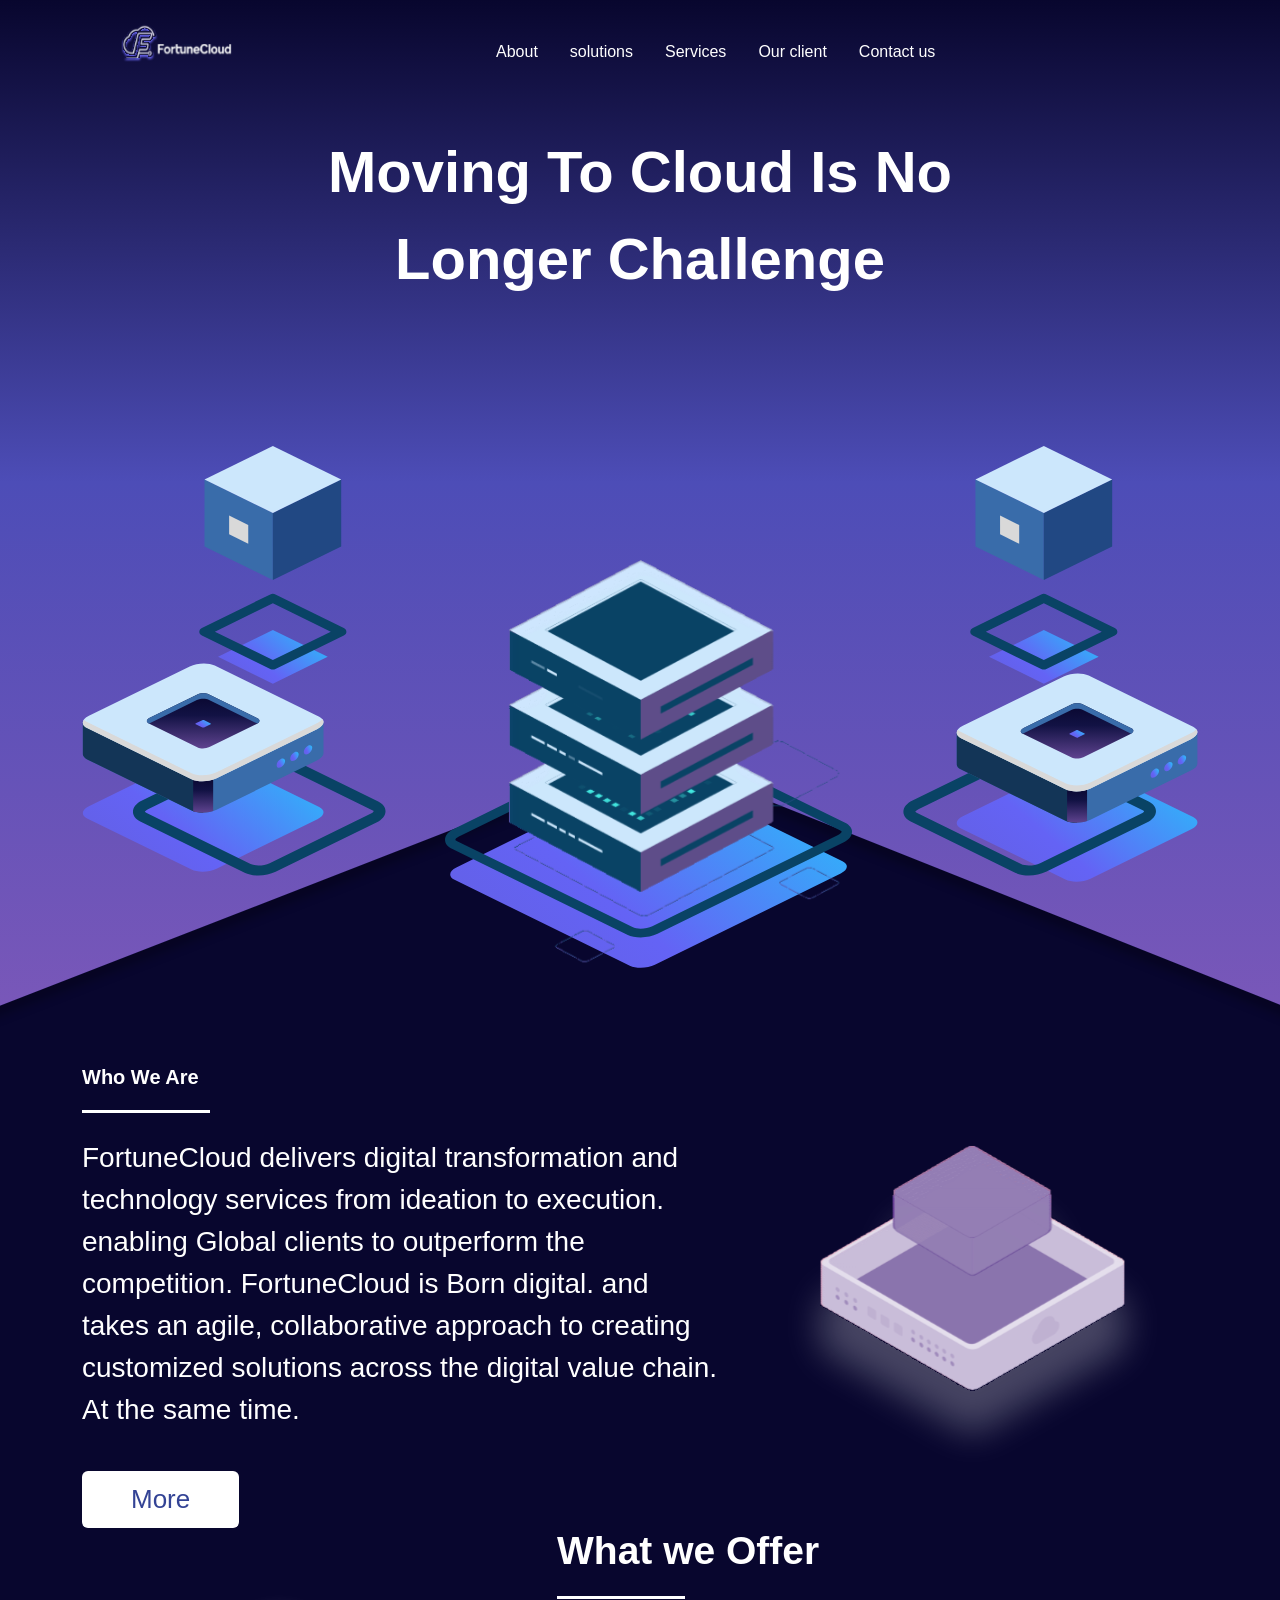
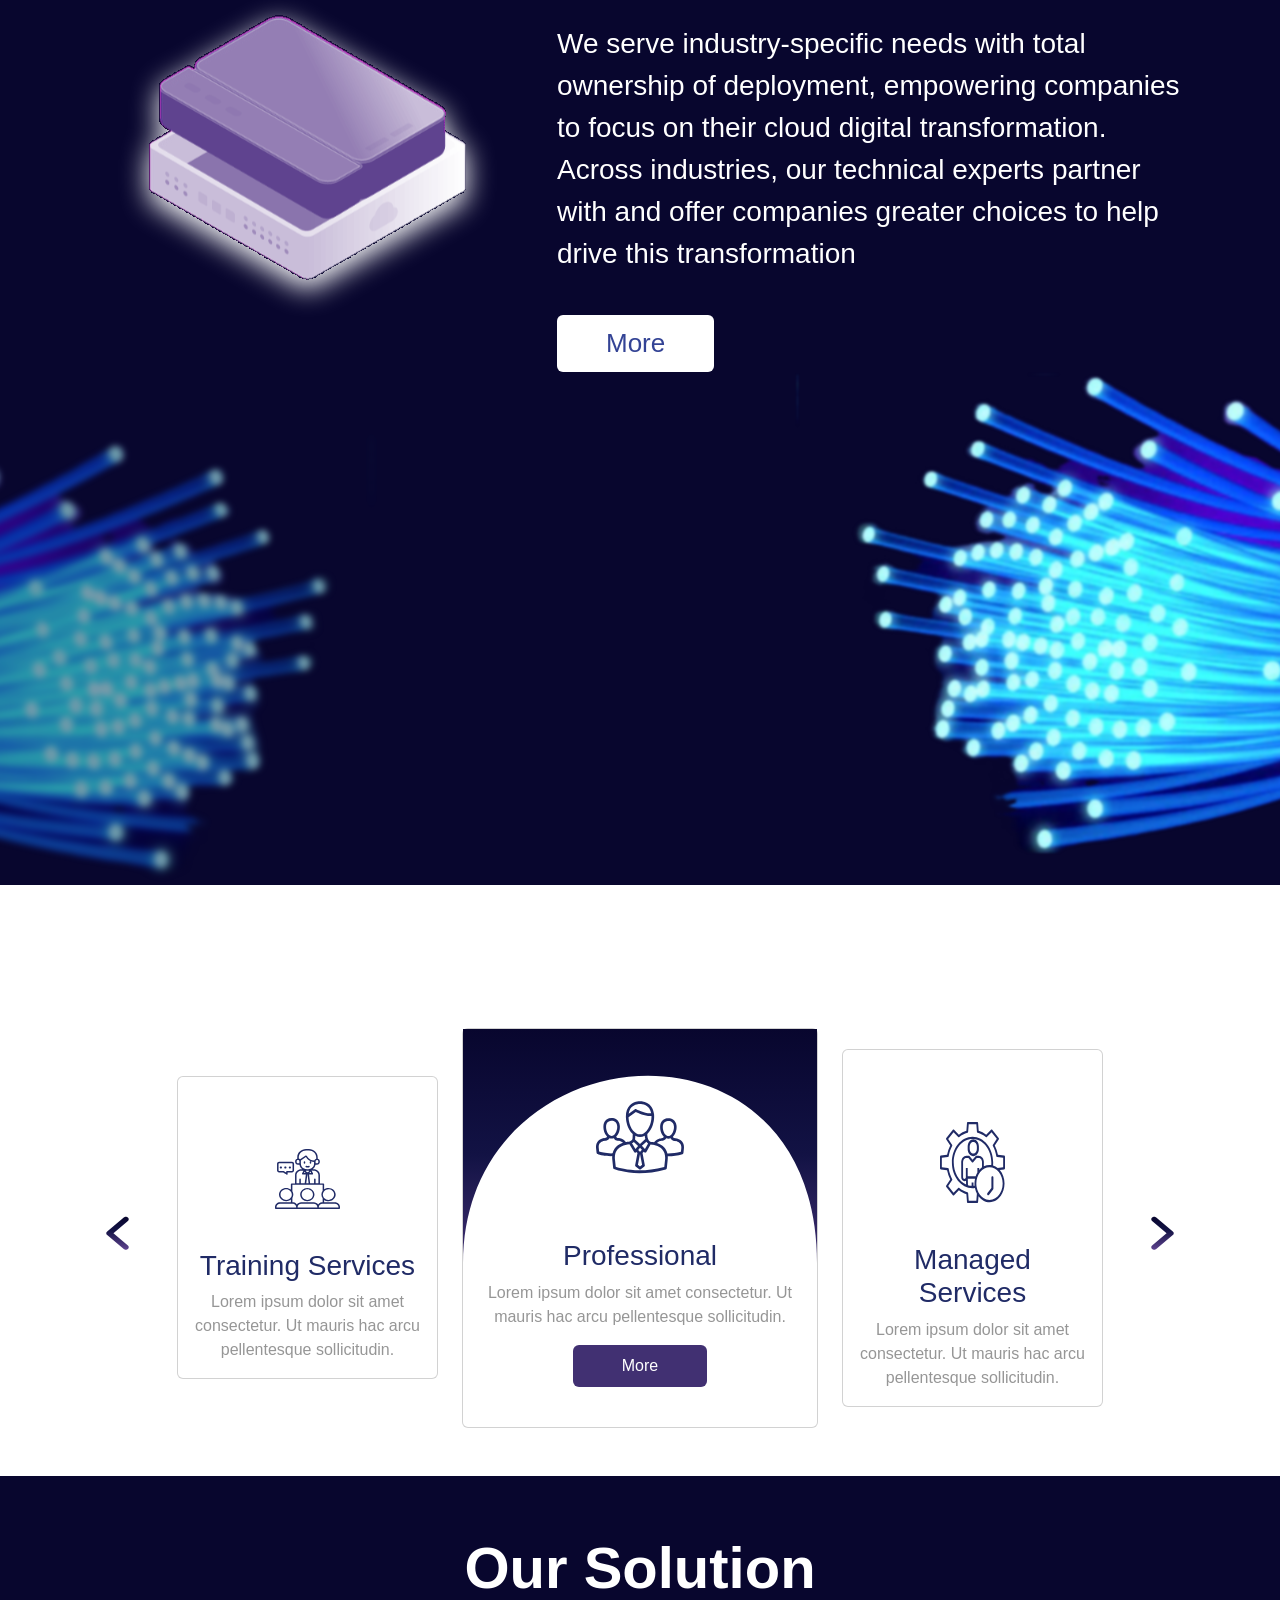
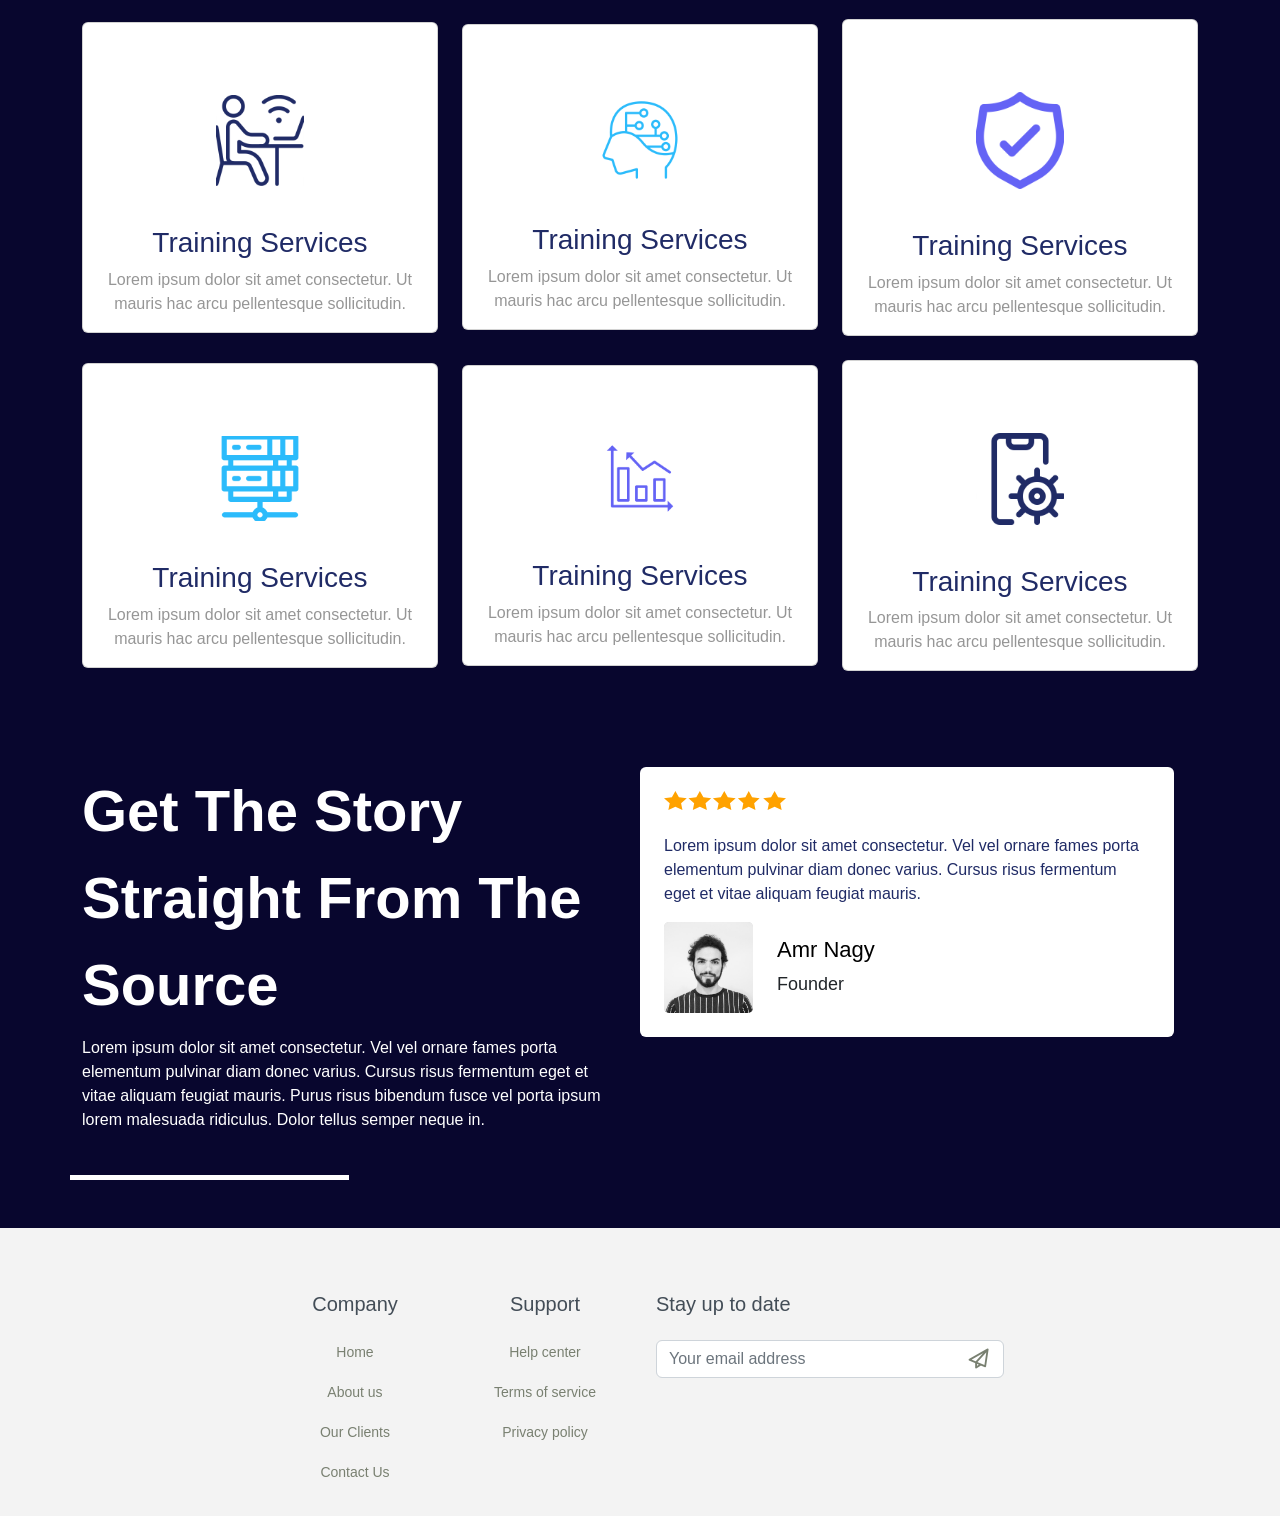
<file: index.html>
<!DOCTYPE html>
<html lang="en">
<head>
    <meta charset="UTF-8">
    <meta name="viewport" content="width=device-width, initial-scale=1.0">
    <link rel="stylesheet" href="css/all.min.css">
    <link rel="stylesheet" href="css/bootstrap.min.css">
    <link href="https://fonts.googleapis.com/css?family=Poppins:200,300,400,500,600,700,800" rel="stylesheet">
    <link rel="stylesheet" href="css/style.css">
    <title>Document</title>
</head>
<body>
    <div id="landing">
        <div class="bg">
          <nav class="navbar navbar-expand-md bg-transparent">
            <div class="container ">
              <img src="images/Group 70.svg" class="logo" alt="" />
              <button
                class="navbar-toggler d-md-none"
                type="button"
                data-bs-toggle="collapse"
                data-bs-target="#collapsibleNavId"
                aria-controls="collapsibleNavId"
                aria-expanded="false"
                aria-label="Toggle navigation"
              >
                <span class="navbar-toggler-icon"></span>
              </button>
              <div class="collapse navbar-collapse justify-content-center" id="collapsibleNavId">
                <ul class="navbar-nav mt-2 mt-lg-0 pt-4 d-flex justify-content-center align-items-center flex-column flex-md-row">
                  <li class="nav-item">
                    <a class="nav-link active me-3" href="#" aria-current="page"
                      >About
                    </a>
                  </li>
                  <li class="nav-item">
                    <a class="nav-link active me-3" href="#" aria-current="page"
                      >solutions</a
                    >
                  </li>
                  <li class="nav-item">
                    <a class="nav-link active me-3" href="#" aria-current="page"
                      >Services</a
                    >
                  </li>
                  <li class="nav-item">
                    <a class="nav-link active me-3" href="#" aria-current="page"
                      >Our client</a
                    >
                  </li>
                  <li class="nav-item">
                    <a class="nav-link active me-3" href="./contact.html" aria-current="page"
                      >Contact us</a
                    >
                  </li>
                </ul>
              </div>
            </div>
          </nav>
          <div
            class="container d-flex justify-content-center align-items-center flex-coloumn mt-5"
          >
            <h3>
              Moving To Cloud Is No <br />
              Longer Challenge
            </h3>
          </div>
          <div
            class="container d-flex justify-content-center align-items-center flex-coloumn mt-5"
          >
            <img src="images/Group 1.svg" class="w-100" alt="" />
          </div>
        </div>
        <div class="sec2 container">
          <div class="row">
            <div class="col-md-7">
              <h5 class="fw-semibold position-relative pb-4 mb-4">Who We Are</h5>
              <p>
                FortuneCloud delivers digital transformation and technology services
                from ideation to execution. enabling Global clients to outperform the
                competition. FortuneCloud is Born digital. and takes an agile,
                collaborative approach to creating customized solutions across the
                digital value chain. At the same time.
              </p>
              <button class="btn btn-bg px-5 py-2 mt-4">More</button>
            </div>
            <div class="col-md-5 d-flex justify-content-center align-items-center">
              <img
                src="images/vps-servers-wIaSYbMlMa.svg"
                class="w-100"
                alt=""
              />
            </div>
          </div>
        </div>
        <div class="sec3 container">
          <div class="row">
            <div class="col-md-5 d-flex justify-content-center align-items-center">
              <img
                src="images/vps-servers-CL4Yt55BOZ.svg"
                class="w-100"
                alt=""
              />
            </div>
            <div class="col-md-7">
              <h5 class="fw-semibold position-relative pb-4 mb-4">What we Offer</h5>
              <p>
                We serve industry-specific needs with total ownership of deployment,
                empowering companies to focus on their cloud digital transformation.
                Across industries, our technical experts partner with and offer
                companies greater choices to help drive this transformation
              </p>
              <button class="btn btn-bg px-5 py-2 mt-4">More</button>
            </div>
          </div>
        </div>
        <div class="sec4"></div>
        <div class="sec5 py-5">
          <div class="container">
            <h3>Our service</h3>
            <div class="row align-content-center position-relative">
              <div class="col-1 d-flex justify-content-center align-items-center">
                <img src="images/left Arrow.svg" class="w-100" alt="" />
              </div>
              <div class="col-3 d-flex align-items-center">
                <div class="card d-flex justify-content-center">
                  <div class="w-100 d-flex justify-content-center py-4">
                    <img
                      src="images/Frame 104.svg"
                      class="w-25 mt-5"
                      alt="..."
                    />
                  </div>
                  <div
                    class="card-body d-flex justify-content-center align-items-center flex-column"
                  >
                    <h5 class="card-title">Training Services</h5>
                    <p class="card-text">
                      Lorem ipsum dolor sit amet consectetur. Ut mauris hac arcu
                      pellentesque sollicitudin.
                    </p>
                  </div>
                </div>
              </div>
              <div class="col-4">
                <div class="card d-flex justify-content-center active">
                  <div
                    class="w-100 d-flex justify-content-center align-items-end py-4 position-relative"
                  >
                    <img
                      src="images/Rectangle 621.svg"
                      class="fixed-img"
                      alt=""
                    />
                    <img
                      src="images/Frame 105.svg"
                      class="w-25 mt-5"
                      alt="..."
                    />
                  </div>
                  <div
                    class="card-body d-flex justify-content-center align-items-center flex-column"
                  >
                    <h5 class="card-title">Professional</h5>
                    <p class="card-text">
                      Lorem ipsum dolor sit amet consectetur. Ut mauris hac arcu
                      pellentesque sollicitudin.
                    </p>
                    <button class="btn btn-bg py-2 px-5">More</button>
                  </div>
                </div>
              </div>
              <div class="col-3 d-flex align-items-center">
                <div class="card d-flex justify-content-center">
                  <div class="w-100 d-flex justify-content-center py-4">
                    <img
                      src="images/Frame 106.svg"
                      class="w-25 mt-5"
                      alt="..."
                    />
                  </div>
                  <div
                    class="card-body d-flex justify-content-center align-items-center flex-column"
                  >
                    <h5 class="card-title">Managed Services</h5>
                    <p class="card-text">
                      Lorem ipsum dolor sit amet consectetur. Ut mauris hac arcu
                      pellentesque sollicitudin.
                    </p>
                  </div>
                </div>
              </div>
              <div class="col-1 d-flex justify-content-center align-items-center">
                <img src="images/Right Arrow.svg" class="w-100" alt="" />
              </div>
            </div>
          </div>
        </div>
        <div class="sec6 py-5">
          <div class="container">
            <h3>Our Solution</h3>
            <div class="row g-4 align-content-center position-relative">
              <div class="col-4 d-flex align-items-center">
                <div class="card d-flex justify-content-center">
                  <div class="w-100 d-flex justify-content-center py-4">
                    <img
                      src="images/7830705_office_work_wireless_icon 1.svg"
                      class="w-25 mt-5"
                      alt="..."
                    />
                  </div>
                  <div
                    class="card-body d-flex justify-content-center align-items-center flex-column"
                  >
                    <h5 class="card-title">Training Services</h5>
                    <p class="card-text text-center">
                      Lorem ipsum dolor sit amet consectetur. Ut mauris hac arcu
                      pellentesque sollicitudin.
                    </p>
                  </div>
                </div>
              </div>
              <div class="col-4 d-flex align-items-center">
                <div class="card d-flex justify-content-center">
                  <div class="w-100 d-flex justify-content-center py-4">
                    <img
                      src="images/7397428_artificial intelligence_ai_brain_cyborg_technology_icon (1) 1.svg"
                      class="w-25 mt-5"
                      alt="..."
                    />
                  </div>
                  <div
                    class="card-body d-flex justify-content-center align-items-center flex-column"
                  >
                    <h5 class="card-title">Training Services</h5>
                    <p class="card-text text-center">
                      Lorem ipsum dolor sit amet consectetur. Ut mauris hac arcu
                      pellentesque sollicitudin.
                    </p>
                  </div>
                </div>
              </div>
              <div class="col-4 d-flex align-items-center">
                <div class="card d-flex justify-content-center">
                  <div class="w-100 d-flex justify-content-center py-4">
                    <img
                      src="images/9004687_shield_security_safety_secure_protect_icon 1.svg"
                      class="w-25 mt-5"
                      alt="..."
                    />
                  </div>
                  <div
                    class="card-body d-flex justify-content-center align-items-center flex-column"
                  >
                    <h5 class="card-title">Training Services</h5>
                    <p class="card-text text-center">
                      Lorem ipsum dolor sit amet consectetur. Ut mauris hac arcu
                      pellentesque sollicitudin.
                    </p>
                  </div>
                </div>
              </div>
              <div class="col-4 d-flex align-items-center">
                <div class="card d-flex justify-content-center">
                  <div class="w-100 d-flex justify-content-center py-4">
                    <img
                      src="images/7106327_data_hosting_cloud_server_infographic_icon 1.svg"
                      class="w-25 mt-5"
                      alt="..."
                    />
                  </div>
                  <div
                    class="card-body d-flex justify-content-center align-items-center flex-column"
                  >
                    <h5 class="card-title">Training Services</h5>
                    <p class="card-text text-center">
                      Lorem ipsum dolor sit amet consectetur. Ut mauris hac arcu
                      pellentesque sollicitudin.
                    </p>
                  </div>
                </div>
              </div>
              <div class="col-4 d-flex align-items-center">
                <div class="card d-flex justify-content-center">
                  <div class="w-100 d-flex justify-content-center py-4">
                    <img
                      src="images/4366618_bussines_growth_management_office_icon 1.svg"
                      class="w-25 mt-5"
                      alt="..."
                    />
                  </div>
                  <div
                    class="card-body d-flex justify-content-center align-items-center flex-column"
                  >
                    <h5 class="card-title">Training Services</h5>
                    <p class="card-text text-center">
                      Lorem ipsum dolor sit amet consectetur. Ut mauris hac arcu
                      pellentesque sollicitudin.
                    </p>
                  </div>
                </div>
              </div>
              <div class="col-4 d-flex align-items-center">
                <div class="card d-flex justify-content-center">
                  <div class="w-100 d-flex justify-content-center py-4">
                    <img
                      src="images/4243307_basic_phone_app_ux_icon (1) 1.svg"
                      class="w-25 mt-5"
                      alt="..."
                    />
                  </div>
                  <div
                    class="card-body d-flex justify-content-center align-items-center flex-column"
                  >
                    <h5 class="card-title">Training Services</h5>
                    <p class="card-text text-center">
                      Lorem ipsum dolor sit amet consectetur. Ut mauris hac arcu
                      pellentesque sollicitudin.
                    </p>
                  </div>
                </div>
              </div>
            </div>
          </div>
        </div>
        <div class="sec7 py-5">
          <div class="container">
            <div class="row g-4 w-100">
              <div class="col-md-6 position-relative line">
                <div class="col_1">
                  <h3 class="text-start">Get The Story Straight From The Source</h3>
                  <p class="mb-5 text-start">
                    Lorem ipsum dolor sit amet consectetur. Vel vel ornare fames porta
                    elementum pulvinar diam donec varius. Cursus risus fermentum eget
                    et vitae aliquam feugiat mauris. Purus risus bibendum fusce vel
                    porta ipsum lorem malesuada ridiculus. Dolor tellus semper neque
                    in.
                  </p>
                </div>
              </div>
              <div class="col-md-6 col_2">
                <div class="card border-0 p-4">
                  <img src="images/Group 198.svg" class="w-25" alt="" />
                  <p class="text-start pt-4">
                    Lorem ipsum dolor sit amet consectetur. Vel vel ornare fames porta
                    elementum pulvinar diam donec varius. Cursus risus fermentum eget
                    et vitae aliquam feugiat mauris.
                  </p>
                  <div class="d-flex">
                    <img src="images/Rectangle 626.svg" class="" alt="" />
                    <div class="d-flex ms-4 flex-column justify-content-center">
                      <h6 class="text-black">Amr Nagy</h6>
                      <span>Founder</span>
                    </div>
                  </div>
                </div>
              </div>
            </div>
          </div>
        </div>
      </div>
      <footer class="pt-5">
        <div class="container">
          <div class="row g-4">
            <div class="offset-md-2 col-md-2 p-3">
              <div
                class="card border-0 d-flex flex-column justify-content-center align-items-center"
              >
                <h4 class="color1 fs-5 fw-500 mb-4 sm-center">Company</h4>
                <div
                  class="card-body p-0 d-flex flex-column justify-content-center align-items-center"
                >
                  <p class="fw-400 sm-center">
                    <a href="#" class="text-decoration-none color7">Home</a>
                  </p>
                  <p class="fw-400 sm-center">
                    <a routerLink="/about-us" class="text-decoration-none color7"
                      >About us</a
                    >
                  </p>
                  <p class="fw-400 sm-center">
                    <a href="#" class="text-decoration-none color7">Our Clients</a>
                  </p>
                  <p class="fw-400 sm-center">
                    <a routerLink="/contact-us" class="text-decoration-none color7"
                      >Contact Us</a
                    >
                  </p>
                </div>
              </div>
            </div>
            <div class="col-md-2 p-3">
              <div
                class="card border-0 d-flex flex-column justify-content-center align-items-center"
              >
                <h4 class="color1 fs-5 fw-500 mb-4 sm-center">Support</h4>
                <div
                  class="card-body p-0 d-flex flex-column justify-content-center align-items-center"
                >
                  <p class="fw-400 sm-center">
                    <a href="#" class="text-decoration-none color7">Help center</a>
                  </p>
                  <p class="fw-400 sm-center">
                    <a routerLink="/terms" class="text-decoration-none color7"
                      >Terms of service</a
                    >
                  </p>
                  <p class="fw-400 sm-center">
                    <a routerLink="/privacy" class="text-decoration-none color7"
                      >Privacy policy</a
                    >
                  </p>
                </div>
              </div>
            </div>
            <div class="col-md-4 p-3">
              <div class="card border-0 h-100">
                <div>
                  <h4 class="color1 fs-5 fw-500 mb-4 sm-center">Stay up to date</h4>
                  <div class="form position-relative">
                    <a href="#">
                      <i class="fa-regular fa-paper-plane icon2 color2"></i>
                    </a>
                    <input
                      type="text"
                      class="form-control"
                      placeholder="Your email address"
                    />
                  </div>
                </div>
                <!-- <div class="card-body d-flex justify-content-evenly align-items-end">
                  <div
                    class="icon d-flex justify-content-center align-items-center"
                  >
                    <a href="#" class="text-decoration-none">
                      <i class="fa-brands fa-twitter fa-2x text-white"></i>
                    </a>
                  </div>
                  <div
                    class="icon d-flex justify-content-center align-items-center"
                  >
                    <a href="#" class="text-decoration-none">
                      <i class="fa-brands fa-linkedin fa-2x text-white"></i>
                    </a>
                  </div>
                  <div
                    class="icon d-flex justify-content-center align-items-center"
                  >
                    <a href="#" class="text-decoration-none">
                      <i class="fa-brands fa-snapchat fa-2x text-white"></i>
                    </a>
                  </div>
                  <div
                    class="icon d-flex justify-content-center align-items-center"
                  >
                    <a href="#" class="text-decoration-none">
                      <i class="fa-brands fa-instagram fa-2x text-white"></i>
                    </a>
                  </div>
                  <div
                    class="icon d-flex justify-content-center align-items-center"
                  >
                    <a href="#" class="text-decoration-none">
                      <i class="fa-brands fa-youtube fa-2x text-white"></i>
                    </a>
                  </div>
                </div> -->
              </div>
            </div>
            <div class="col-md-1"></div>
          </div>
        </div>
      </footer>
      
    <script src="js/bootstrap.bundle.min.js"></script>
</body>
</html>
</file>
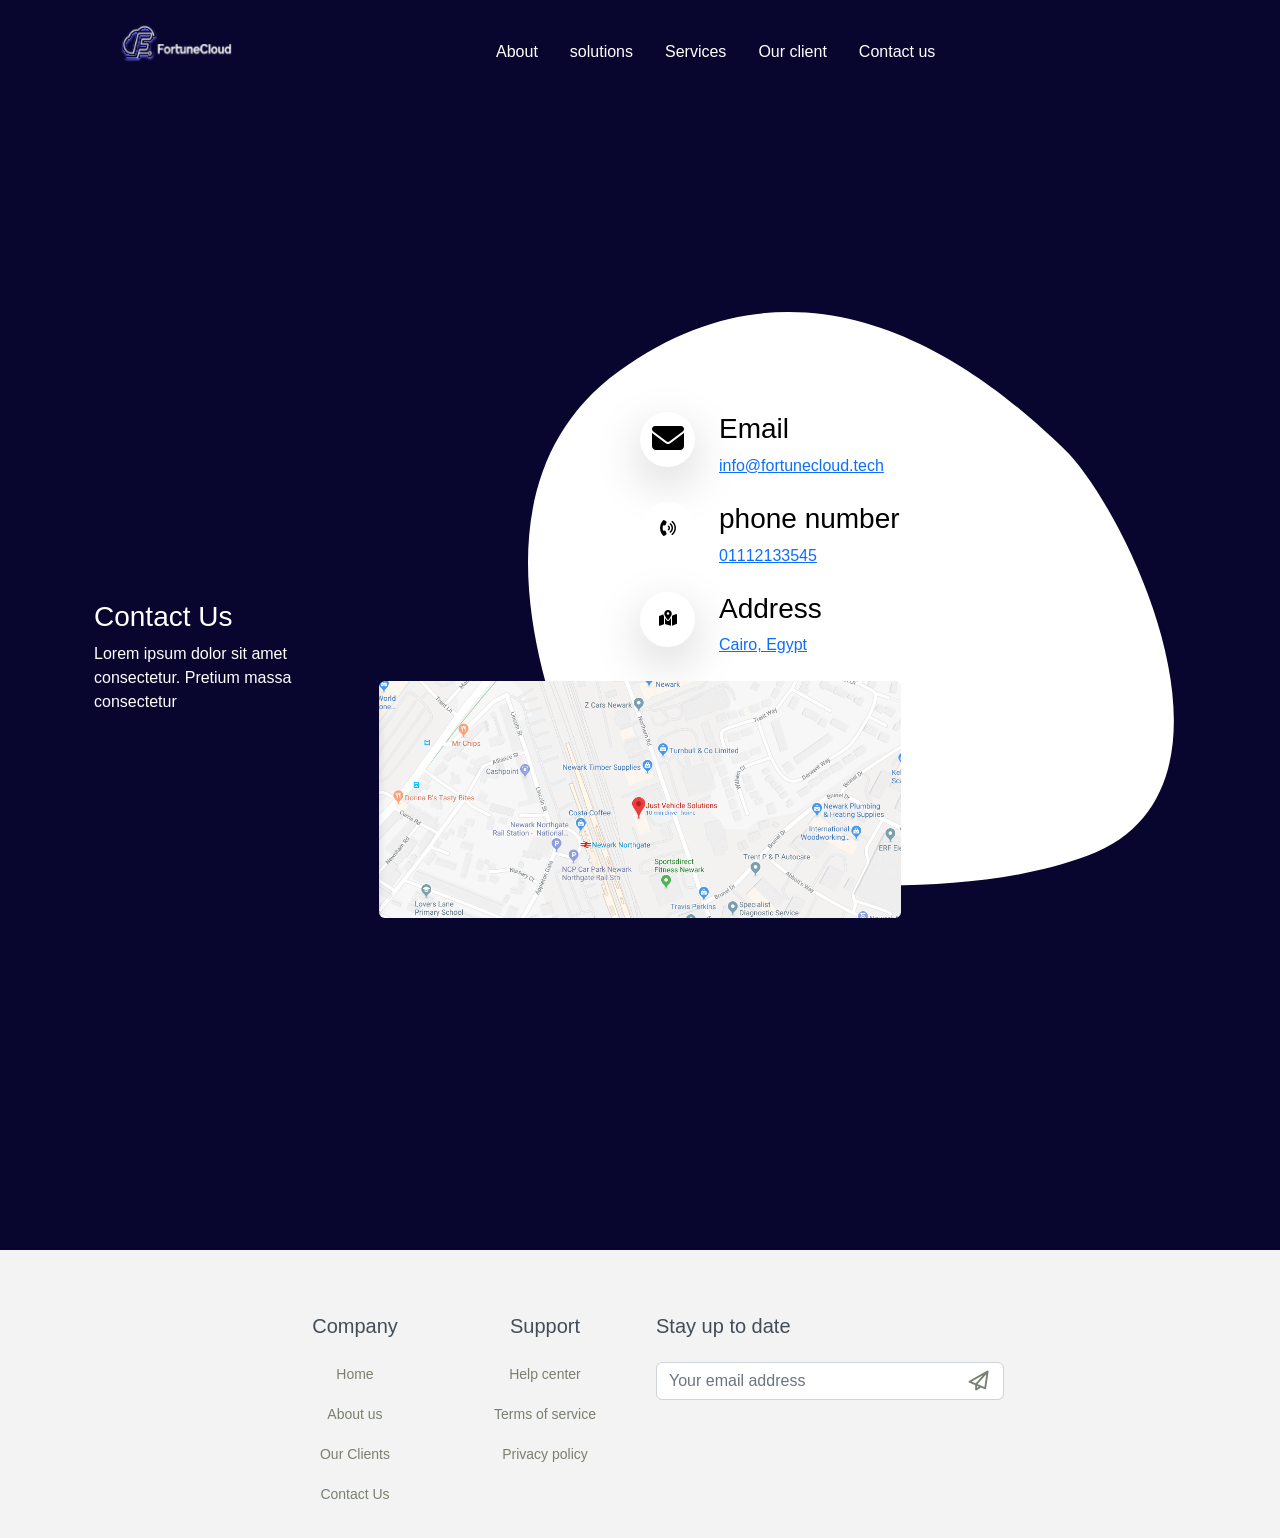
<file: contact.html>
<!DOCTYPE html>
<html lang="en">
<head>
    <meta charset="UTF-8">
    <meta name="viewport" content="width=device-width, initial-scale=1.0">
    <link rel="stylesheet" href="css/all.min.css">
    <link rel="stylesheet" href="css/bootstrap.min.css">
    <link href="https://fonts.googleapis.com/css?family=Poppins:200,300,400,500,600,700,800" rel="stylesheet">
    <link rel="stylesheet" href="css/style.css">
    <title>Document</title>
</head>
<body>
    <nav class="navbar navbar-expand-md bg-transparent">
        <div class="container">
          <img src=" images/Group 70.svg" class="logo" alt="" />
          <button
            class="navbar-toggler d-md-none"
            type="button"
            data-bs-toggle="collapse"
            data-bs-target="#collapsibleNavId"
            aria-controls="collapsibleNavId"
            aria-expanded="false"
            aria-label="Toggle navigation"
          >
            <span class="navbar-toggler-icon"></span>
          </button>
          <div
            class="collapse navbar-collapse justify-content-center"
            id="collapsibleNavId"
          >
            <ul
              class="navbar-nav mt-2 mt-lg-0 pt-4 d-flex justify-content-center align-items-center flex-column flex-md-row"
            >
              <li class="nav-item">
                <a class="nav-link active me-3" href="#" aria-current="page"
                  >About
                </a>
              </li>
              <li class="nav-item">
                <a class="nav-link active me-3" href="#" aria-current="page"
                  >solutions</a
                >
              </li>
              <li class="nav-item">
                <a class="nav-link active me-3" href="#" aria-current="page"
                  >Services</a
                >
              </li>
              <li class="nav-item">
                <a class="nav-link active me-3" href="#" aria-current="page"
                  >Our client</a
                >
              </li>
              <li class="nav-item">
                <a class="nav-link active me-3" href="#" aria-current="page"
                  >Contact us</a
                >
              </li>
            </ul>
          </div>
        </div>
      </nav>
      <div class="container">
        <div
          id="contact"
          class="container d-flex justify-content-center align-items-start flex-column"
        >
          <div class="row gy-5 w-100">
            <div class="col-md-6 d-flex justify-content-center align-items-start flex-column">
              <h3 class="text-start">Contact Us</h3>
              <p class="w-50">Lorem ipsum dolor sit amet consectetur. Pretium massa consectetur</p>
            </div>
            <div class="col-md-6  position-relative">
              <div class="bg-img">
                  <img src=" images/Rectangle-627.svg" class="w-100"  alt="" />
              </div>
              <div class="d-flex">
                <div class="icon shadow-lg">
                  <a href=""
                    ><i class="fa-solid fa-2x p-0 m-0 fa-envelope text-black"></i
                  ></a>
                </div>
                <div
                  class="d-flex flex-column justify-content-center align-items-start"
                >
                  <h3 class="ps-4 text-black">Email</h3>
                  <a href="" class="ps-4">info@fortunecloud.tech</a>
                </div>
              </div>
              <div class="d-flex mt-4">
                <div class="icon">
                  <a href=""><i class="fa-solid fa-phone-volume text-black"></i></a>
                </div>
                <div
                  class="d-flex flex-column justify-content-center align-items-start"
                >
                  <h3 class="ps-4 text-black">phone number</h3>
                  <a href="" class="ps-4">01112133545</a>
                </div>
              </div>
              <div class="d-flex mt-4">
                <div class="icon shadow-lg">
                  <a href=""
                    ><i class="fa-solid fa-map-location-dot text-black"></i
                  ></a>
                </div>
                <div
                  class="d-flex flex-column justify-content-center align-items-start"
                >
                  <h3 class="ps-4 text-black">Address</h3>
                  <a href="" class="ps-4">Cairo, Egypt</a>
                </div>
              </div>
              <div class="mt-4 translate-middle-x location">
                <img src=" images/image 8.svg" class="w-100" alt="" />
              </div>
            </div>
          </div>
        </div>
      </div>
      <footer class="pt-5">
        <div class="container">
          <div class="row g-4">
            <div class="offset-md-2 col-md-2 p-3">
              <div
                class="card border-0 d-flex flex-column justify-content-center align-items-center"
              >
                <h4 class="color1 fs-5 fw-500 mb-4 sm-center">Company</h4>
                <div
                  class="card-body p-0 d-flex flex-column justify-content-center align-items-center"
                >
                  <p class="fw-400 sm-center">
                    <a href="#" class="text-decoration-none color7">Home</a>
                  </p>
                  <p class="fw-400 sm-center">
                    <a routerLink="/about-us" class="text-decoration-none color7"
                      >About us</a
                    >
                  </p>
                  <p class="fw-400 sm-center">
                    <a href="#" class="text-decoration-none color7">Our Clients</a>
                  </p>
                  <p class="fw-400 sm-center">
                    <a routerLink="/contact-us" class="text-decoration-none color7"
                      >Contact Us</a
                    >
                  </p>
                </div>
              </div>
            </div>
            <div class="col-md-2 p-3">
              <div
                class="card border-0 d-flex flex-column justify-content-center align-items-center"
              >
                <h4 class="color1 fs-5 fw-500 mb-4 sm-center">Support</h4>
                <div
                  class="card-body p-0 d-flex flex-column justify-content-center align-items-center"
                >
                  <p class="fw-400 sm-center">
                    <a href="#" class="text-decoration-none color7">Help center</a>
                  </p>
                  <p class="fw-400 sm-center">
                    <a routerLink="/terms" class="text-decoration-none color7"
                      >Terms of service</a
                    >
                  </p>
                  <p class="fw-400 sm-center">
                    <a routerLink="/privacy" class="text-decoration-none color7"
                      >Privacy policy</a
                    >
                  </p>
                </div>
              </div>
            </div>
            <div class="col-md-4 p-3">
              <div class="card border-0 h-100">
                <div>
                  <h4 class="color1 fs-5 fw-500 mb-4 sm-center">Stay up to date</h4>
                  <div class="form position-relative">
                    <a href="#">
                      <i class="fa-regular fa-paper-plane icon2 color2"></i>
                    </a>
                    <input
                      type="text"
                      class="form-control"
                      placeholder="Your email address"
                    />
                  </div>
                </div>
                <!-- <div class="card-body d-flex justify-content-evenly align-items-end">
                    <div
                      class="icon d-flex justify-content-center align-items-center"
                    >
                      <a href="#" class="text-decoration-none">
                        <i class="fa-brands fa-twitter fa-2x text-white"></i>
                      </a>
                    </div>
                    <div
                      class="icon d-flex justify-content-center align-items-center"
                    >
                      <a href="#" class="text-decoration-none">
                        <i class="fa-brands fa-linkedin fa-2x text-white"></i>
                      </a>
                    </div>
                    <div
                      class="icon d-flex justify-content-center align-items-center"
                    >
                      <a href="#" class="text-decoration-none">
                        <i class="fa-brands fa-snapchat fa-2x text-white"></i>
                      </a>
                    </div>
                    <div
                      class="icon d-flex justify-content-center align-items-center"
                    >
                      <a href="#" class="text-decoration-none">
                        <i class="fa-brands fa-instagram fa-2x text-white"></i>
                      </a>
                    </div>
                    <div
                      class="icon d-flex justify-content-center align-items-center"
                    >
                      <a href="#" class="text-decoration-none">
                        <i class="fa-brands fa-youtube fa-2x text-white"></i>
                      </a>
                    </div>
                  </div> -->
              </div>
            </div>
            <div class="col-md-1"></div>
          </div>
        </div>
      </footer>
      
    <script src="js/bootstrap.bundle.min.js"></script>
</body>
</html>
</file>
<file: css/style.css>
p,
 h1,
 h2,
 h3,
 h4,
 h5,
 h6 {
   color: white;
 }

 body {
   margin: 0;
   font-family: Roboto, "Helvetica Neue", sans-serif;
   background-color: #08062e;
 }

 nav .navbar-toggler-icon {
   background-image: url(../../images/icons8-menu.svg);
 }

 nav .logo {
   width: 15%;

 }

 @media screen and (max-width : 1000px) {
   nav .logo {
     width: 27%;
   }
 }

 @media screen and (max-width : 768px) {
   nav .logo {
     width: 50%;
   }
 }

 nav a {
   color: white !important;
   font-size: 20px;
   font-weight: 600;
 }


 #landing .bg {
   background-image: url(../../images/Rectangle-612.svg);
   background-position: center center;
   background-size: cover;
   min-height: 1065px;
 }


 #landing h3 {
   font-weight: 600;
   font-size: 58px;
   line-height: 87px !important;
   text-align: center;
   color: white;
 }

 #landing #landing .sec2 h5 {
   font-weight: 600;
   font-size: 39px;
 }

 #landing .sec2 h5::after {
   content: "";
   border-bottom: 3px solid #fff;
   position: absolute;
   bottom: 0;
   left: 0;
   width: 20%;
 }

 #landing .sec2 p {
   font-size: 28px;
   font-weight: 500;
 }

 #landing .sec2 .btn-bg {
   background-color: white;
   font-size: 26px;
   color: #334395;
   font-weight: 500;
 }


 .sec3 h5 {
   font-weight: 600;
   font-size: 39px;
 }

 .sec3 h5::after {
   content: "";
   border-bottom: 3px solid #fff;
   position: absolute;
   bottom: 0;
   left: 0;
   width: 20%;
 }

 .sec3 p {
   font-size: 28px;
   font-weight: 500;
 }

 .sec3 .btn-bg {
   background-color: white;
   font-size: 26px;
   color: #334395;
   font-weight: 500;
 }

 .sec4 {
   min-height: 57vh;
   background-image: url(../../images/Group-2.svg);
   background-position: center center;
   background-size: cover;
 }

 .sec5 {

   background-color: white;
 }

 .sec5 h3 {
   color: #202b66;
   font-size: 42px;
   font-weight: 600;
 }

 .sec5 h5 {
   color: #202b66;
   text-align: center;
   font-size: 28px;
   font-weight: 500;

 }

 @media screen and (max-width: 768px) {
   .sec5 h5 {
     font-size: 14px;
   }
 }

 .sec5 p {
   color: #969696;
   text-align: center;
   font-size: 18x;
   font-weight: 500;

 }

 @media screen and (max-width: 768px) {
   .sec5 p {
     font-size: 10px;
   }
 }

 .sec5 .btn-bg {
   background-color: #413072;
   color: white;
 }

 .sec5 .active {
   min-height: 400px;
 }

 .sec5 .fixed-img {
   position: absolute;
   top: 0;
   left: 0;
   right: 0;
   width: 100%;
 }



 .sec6 h3 {
   color: #fff;
   font-size: 42px;
   font-weight: 600;

 }

 .sec6 h5 {
   color: #202b66;
   text-align: center;
   font-size: 28px;
   font-weight: 500;

 }

 @media screen and (max-width: 768px) {
   .sec6 h5 {
     font-size: 20px;
   }
 }

 .sec6 p {
   color: #969696;
   text-align: center;
   font-size: 18x;
   font-weight: 500;

 }

 @media screen and (max-width: 768px) {
   .sec6 p {
     font-size: 14px;
   }
 }


 .sec7 .line::after {
   content: "";
   background-color: #fff;
   position: absolute;
   bottom: 0;
   left: 0;
   width: 50%;
   height: 5px;
 }

 .sec7 .col_1 h3 {
   color: #fff;
   font-size: 42px;
   font-weight: 600;
   line-height: 52px !important;
 }

 .sec7 .col_1 h5 {
   color: #202b66;
   text-align: center;
   font-size: 28px;
   font-weight: 500;
 }

 .sec7 .col_1 p {
   color: #fff;
   text-align: center;
   font-size: 18x;
   font-weight: 500;
 }

 .col_2 h3 {
   color: #fff;
   font-size: 42px;
   font-weight: 600;
   line-height: 52px !important;
 }

 .col_2 h5 {
   color: #202b66;
   text-align: center;
   font-size: 28px;
   font-weight: 500;
 }

 .col_2 p {
   color: #202B66;
   text-align: center;
   font-size: 18x;
   font-weight: 500;
 }

 .col_2 h6 {
   font-size: 22px;
   font-weight: 500;
 }

 .col_2 span {
   font-size: 18px;
   font-weight: 500;
 }




 footer {
   background-color: #F3F3F3;
 }

 footer ::placeholder {
   color: #434D57;
 }

 footer input {
   background-color: #D2D5DD;
   color: #434D57;
 }

 footer .icon {
   width: 50px;
   height: 50px;
   border-radius: 50%;
   background-color: #34485C;
 }

 footer .card {
   background-color: inherit !important;
 }

 footer .card h4 {
   font-size: 20px;
   font-weight: 500;
   color: #434D57;
 }

 footer .card a {
   text-decoration: none;
   font-size: 14px;
   font-weight: 400;
   color: #798071 !important;
 }

 footer .icon2 {
   position: absolute;
   right: 15px;
   top: 50%;
   transform: translateY(-50%);
   font-size: 20px;
 }


 #contact .icon {
   background-color: white;
   width: 55px;
   height: 55px;
   border-radius: 50%;
   display: flex;
   justify-content: center;
   align-items: center;
 }

 #contact .bg-img {
   position: absolute;
   top: -100px;
   left: -100px;
   z-index: -222222;

 }

 @media screen and (max-width: 768px) {
   #contact .bg-img {
     top: -50px;
     left: -50px;
   }
 }


 @media screen and (max-width: 768px) {
   #contact .location {
     transform: translate(0) !important;
   }
 }

 #contact {
   min-height: 130vh;
 }
</file>
